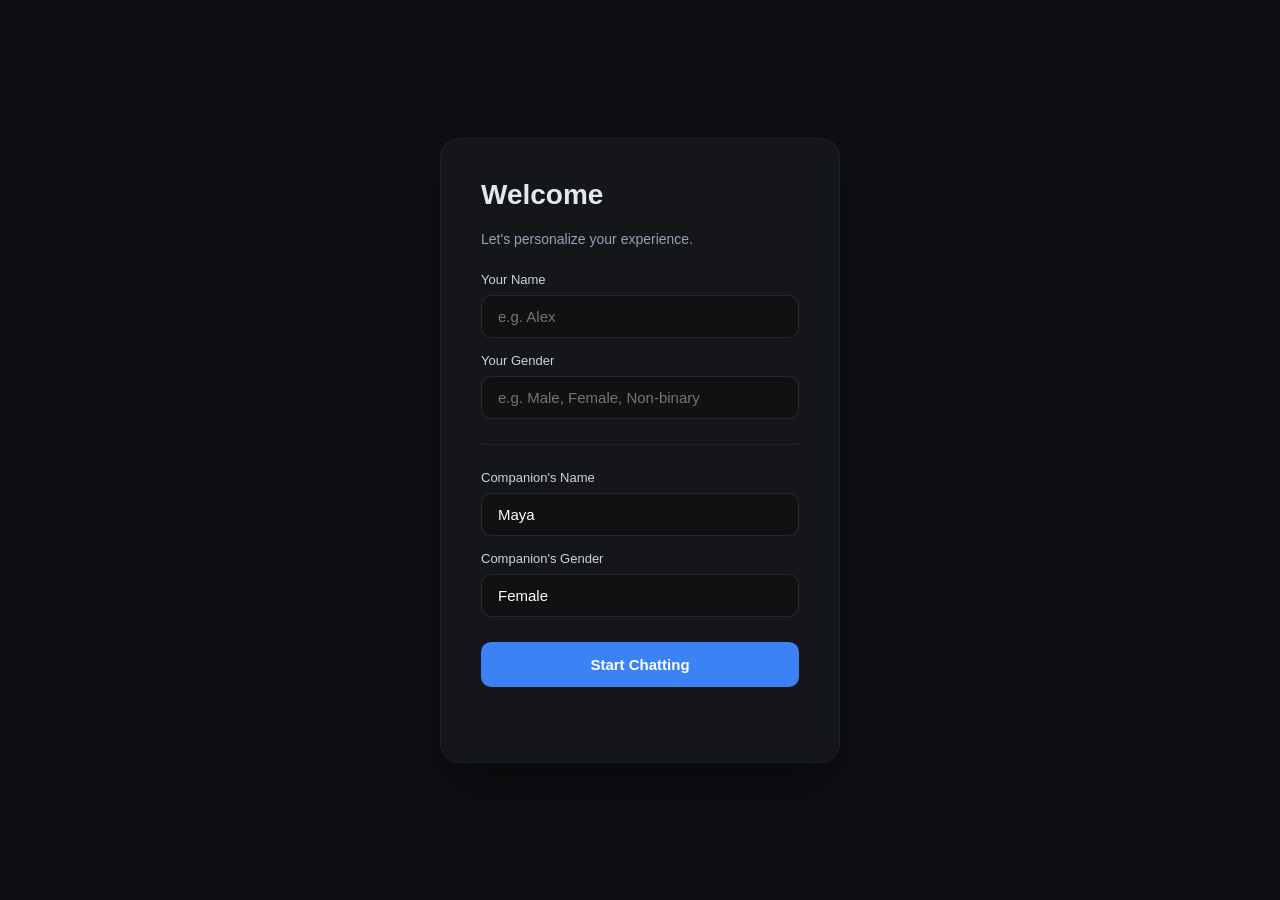
<file: index.html>
<!DOCTYPE html>
<html>
<head>
    <meta http-equiv="refresh" content="0; url=frontend/index.html">
</head>
<body>
    <p>Redirecting to <a href="frontend/index.html">AI Companion</a>...</p>
</body>
</html>
</file>
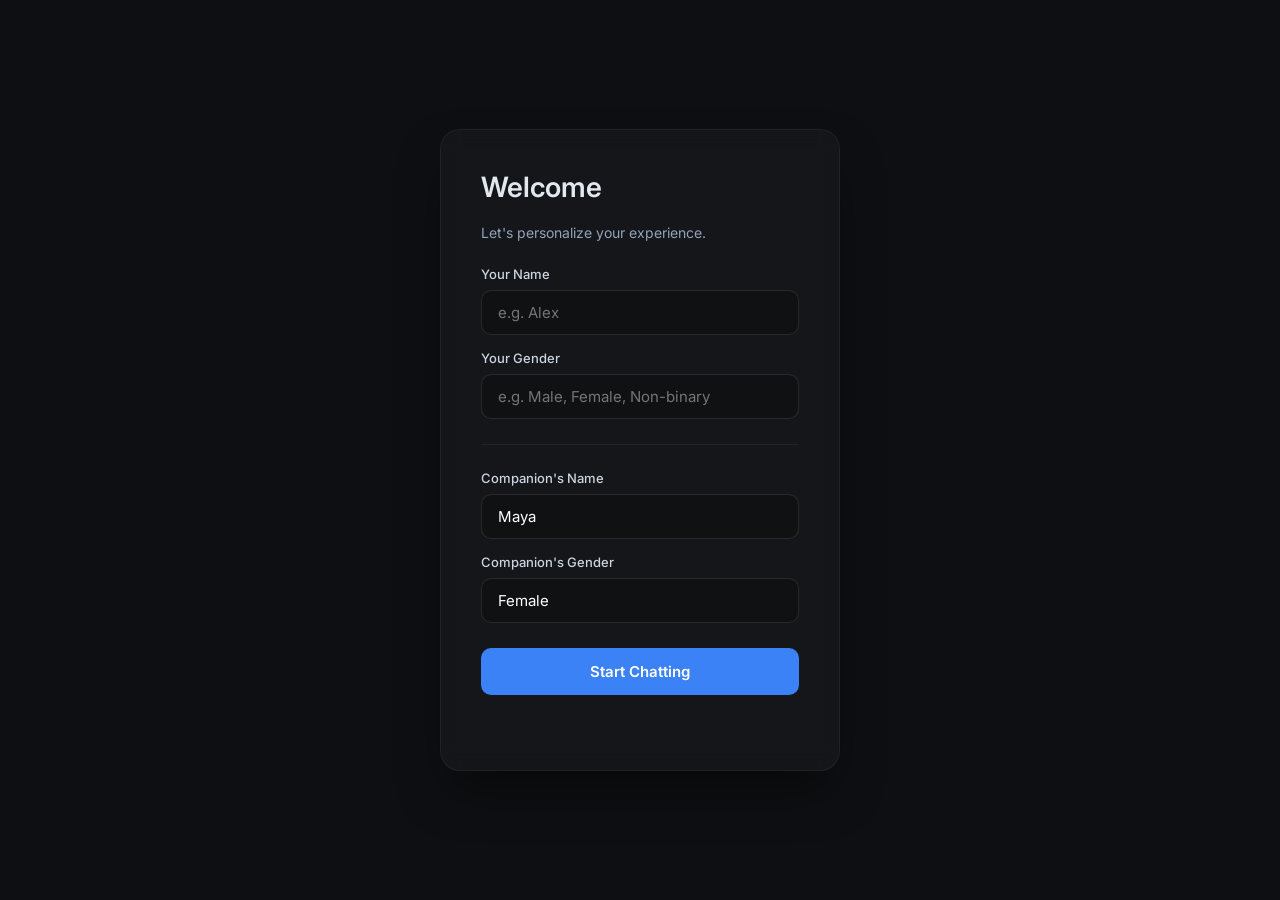
<file: frontend/index.html>
<!DOCTYPE html>
<html lang="en">
<head>
    <meta charset="UTF-8">
    <meta name="viewport" content="width=device-width, initial-scale=1.0">
    <title>AI Companion</title>
    <link rel="stylesheet" href="style.css">
    <link href="https://fonts.googleapis.com/css2?family=Inter:wght@400;500;600&display=swap" rel="stylesheet">
</head>
<body>

    <!-- Setup Screen -->
    <div id="setup-container" class="screen-container">
        <div class="setup-card">
            <h2>Welcome</h2>
            <p class="subtitle">Let's personalize your experience.</p>
            
            <div class="input-group">
                <label for="setup-user-name">Your Name</label>
                <input type="text" id="setup-user-name" placeholder="e.g. Alex" />
            </div>
            
            <div class="input-group">
                <label for="setup-user-gender">Your Gender</label>
                <input type="text" id="setup-user-gender" placeholder="e.g. Male, Female, Non-binary" />
            </div>

            <div class="divider"></div>

            <div class="input-group">
                <label for="setup-ai-name">Companion's Name</label>
                <input type="text" id="setup-ai-name" placeholder="e.g. Maya" value="Maya" />
            </div>
            
            <div class="input-group">
                <label for="setup-ai-gender">Companion's Gender</label>
                <input type="text" id="setup-ai-gender" placeholder="e.g. Female" value="Female" />
            </div>

            <button id="setup-btn">Start Chatting</button>
            <div id="setup-error" class="error-msg"></div>
        </div>
    </div>

    <!-- Chat Screen -->
    <div id="chat-container" class="screen-container hidden">
        
        <!-- Sidebar -->
        <div class="sidebar" id="app-sidebar">
            <div class="sidebar-header">
                <h2>Chats</h2>
            </div>
            <div class="contact-list">
                <!-- Dummy Contacts -->
                <div class="contact dummy">
                    <img src="../avatar/w1.jpg" alt="Sarah" class="contact-avatar" style="object-fit: cover;">
                    <div class="contact-info">
                        <h4>Sarah</h4>
                        <p>Let's catch up later! 😊</p>
                    </div>
                </div>
                <div class="contact dummy">
                    <img src="../avatar/m1.jpg" alt="Alex" class="contact-avatar" style="object-fit: cover;">
                    <div class="contact-info">
                        <h4>Alex</h4>
                        <p>Got the files, thanks.</p>
                    </div>
                </div>
                <div class="contact dummy">
                    <img src="../avatar/w2.jpg" alt="Emma" class="contact-avatar" style="object-fit: cover;">
                    <div class="contact-info">
                        <h4>Emma</h4>
                        <p>Are we still on for tmrw?</p>
                    </div>
                </div>
                <div class="contact dummy">
                    <img src="../avatar/m2.jpg" alt="James" class="contact-avatar" style="object-fit: cover;">
                    <div class="contact-info">
                        <h4>James</h4>
                        <p>See you at 5.</p>
                    </div>
                </div>
                <div class="contact dummy">
                    <img src="../avatar/w3.jpg" alt="Chloe" class="contact-avatar" style="object-fit: cover;">
                    <div class="contact-info">
                        <h4>Chloe</h4>
                        <p>Loved that movie!</p>
                    </div>
                </div>
                <div class="contact dummy">
                    <img src="../avatar/m3.jpg" alt="Lucas" class="contact-avatar" style="object-fit: cover;">
                    <div class="contact-info">
                        <h4>Lucas</h4>
                        <p>Haha exactly!</p>
                    </div>
                </div>
                <div class="contact dummy">
                    <img src="../avatar/w4.jpg" alt="Mia" class="contact-avatar" style="object-fit: cover;">
                    <div class="contact-info">
                        <h4>Mia</h4>
                        <p>Sent a voice message 🎤</p>
                    </div>
                </div>
                <div class="contact dummy">
                    <img src="../avatar/m4.jpg" alt="Ethan" class="contact-avatar" style="object-fit: cover;">
                    <div class="contact-info">
                        <h4>Ethan</h4>
                        <p>I'll call you back.</p>
                    </div>
                </div>
            </div>
        </div>

        <!-- Main Chat Area -->
        <div class="chat-wrapper" id="main-chat-area">
            <div class="chat-header">
                <div class="header-avatar" id="header-avatar-initial">M</div>
                <div class="header-info" style="flex: 1;">
                    <h3 id="chat-ai-name-display">Maya</h3>
                    <span class="status">● Online</span>
                </div>
                <button onclick="resetChat()" id="reset-btn">Reset Chat</button>
            </div>
            
            <div id="chat-area" class="chat-area">
                <!-- Messages added here dynamically -->
            </div>

            <div class="input-area">
                <input type="text" id="chat-input" placeholder="Message..." autocomplete="off" />
                <button id="send-btn" disabled>
                    <svg width="20" height="20" viewBox="0 0 24 24" fill="none" stroke="currentColor" stroke-width="2" stroke-linecap="round" stroke-linejoin="round">
                        <line x1="22" y1="2" x2="11" y2="13"></line>
                        <polygon points="22 2 15 22 11 13 2 9 22 2"></polygon>
                    </svg>
                </button>
            </div>
        </div>
    </div>

    <script src="script.js"></script>
</body>
</html>
</file>
<file: frontend/style.css>
* {
    margin: 0;
    padding: 0;
    box-sizing: border-box;
    font-family: 'Inter', sans-serif;
}

body {
    background-color: #0d0f12;
    color: #ffffff;
    display: flex;
    justify-content: center;
    align-items: center;
    height: 100vh;
    overflow: hidden;
}

.screen-container {
    width: 100%;
    height: 100%;
    display: flex;
    justify-content: center;
    align-items: center;
    position: absolute;
    top: 0;
    left: 0;
    transition: opacity 0.4s ease-in-out, visibility 0.4s ease;
}

.screen-container.hidden {
    opacity: 0;
    visibility: hidden;
    pointer-events: none;
}

/* Setup Card */
.setup-card {
    background: rgba(255, 255, 255, 0.03);
    backdrop-filter: blur(10px);
    border: 1px solid rgba(255, 255, 255, 0.05);
    padding: 40px;
    border-radius: 20px;
    width: 100%;
    max-width: 400px;
    box-shadow: 0 25px 50px -12px rgba(0, 0, 0, 0.5);
    display: flex;
    flex-direction: column;
    gap: 15px;
}

.setup-card h2 {
    font-size: 28px;
    font-weight: 600;
    color: #e2e8f0;
    margin-bottom: 5px;
}

.setup-card .subtitle {
    color: #94a3b8;
    font-size: 14px;
    margin-bottom: 10px;
}

.input-group {
    display: flex;
    flex-direction: column;
    gap: 8px;
}

.input-group label {
    font-size: 13px;
    color: #cbd5e1;
    font-weight: 500;
}

.input-group input {
    background: rgba(0, 0, 0, 0.2);
    border: 1px solid rgba(255, 255, 255, 0.1);
    color: white;
    padding: 12px 16px;
    border-radius: 10px;
    font-size: 15px;
    outline: none;
    transition: all 0.2s ease;
}

.input-group input:focus {
    border-color: #3b82f6;
    background: rgba(59, 130, 246, 0.05);
}

.divider {
    height: 1px;
    background: rgba(255, 255, 255, 0.05);
    margin: 10px 0;
}

#setup-btn {
    margin-top: 10px;
    background: #3b82f6;
    color: white;
    border: none;
    padding: 14px;
    border-radius: 10px;
    font-weight: 600;
    font-size: 15px;
    cursor: pointer;
    transition: background 0.2s;
}

#setup-btn:hover {
    background: #2563eb;
}

#setup-btn:disabled {
    background: #334155;
    color: #64748b;
    cursor: not-allowed;
}

.error-msg {
    color: #ef4444;
    font-size: 13px;
    text-align: center;
    min-height: 20px;
}

/* Chat Screen Dual Pane Layout */
#chat-container {
    display: flex;
    flex-direction: row;
    justify-content: flex-start;
    align-items: stretch;
    width: 100vw;
    height: 100vh;
}

/* Sidebar Styles */
.sidebar {
    width: 320px;
    background: rgba(17, 20, 24, 0.98);
    border-right: 1px solid rgba(255, 255, 255, 0.05);
    display: flex;
    flex-direction: column;
    height: 100vh;
    flex-shrink: 0;
}

.sidebar-header {
    padding: 20px 25px;
    border-bottom: 1px solid rgba(255, 255, 255, 0.05);
}

.sidebar-header h2 {
    font-size: 22px;
    font-weight: 600;
    color: #f8fafc;
}

.contact-list {
    flex: 1;
    overflow-y: auto;
    padding: 15px;
}

.contact-list::-webkit-scrollbar {
    width: 0px;
}

.contact {
    display: flex;
    align-items: center;
    padding: 12px 15px;
    border-radius: 14px;
    cursor: pointer;
    transition: background 0.2s;
    margin-bottom: 8px;
}

.contact:hover {
    background: rgba(255, 255, 255, 0.03);
}

.contact.active {
    background: rgba(59, 130, 246, 0.1);
    border: 1px solid rgba(59, 130, 246, 0.2);
}

.contact-avatar {
    width: 46px;
    height: 46px;
    border-radius: 50%;
    background: #334155;
    display: flex;
    justify-content: center;
    align-items: center;
    font-size: 18px;
    font-weight: 600;
    color: white;
    margin-right: 14px;
    flex-shrink: 0;
}

.contact.active .contact-avatar {
    background: linear-gradient(135deg, #3b82f6, #8b5cf6);
    box-shadow: 0 4px 10px rgba(59, 130, 246, 0.3);
}

.contact-info {
    overflow: hidden;
}

.contact-info h4 {
    font-size: 15px;
    color: #e2e8f0;
    margin-bottom: 4px;
    font-weight: 500;
}

.contact-info p {
    font-size: 13px;
    color: #94a3b8;
    white-space: nowrap;
    overflow: hidden;
    text-overflow: ellipsis;
}

/* Chat Screen */
.chat-wrapper {
    flex: 1;
    height: 100vh;
    display: flex;
    flex-direction: column;
    background: #0d0f12;
}

.chat-header {
    padding: 20px 25px;
    background: rgba(17, 20, 24, 0.8);
    backdrop-filter: blur(10px);
    border-bottom: 1px solid rgba(255, 255, 255, 0.05);
    display: flex;
    align-items: center;
    gap: 15px;
    z-index: 10;
}

.header-avatar {
    width: 44px;
    height: 44px;
    border-radius: 50%;
    background: linear-gradient(135deg, #3b82f6, #8b5cf6);
    display: flex;
    justify-content: center;
    align-items: center;
    font-size: 20px;
    font-weight: 600;
    color: white;
    box-shadow: 0 4px 10px rgba(59, 130, 246, 0.3);
}

.header-info h3 {
    font-size: 16px;
    font-weight: 600;
    color: #f8fafc;
}

.header-info .status {
    font-size: 12px;
    color: #10b981;
    font-weight: 500;
}

.chat-area {
    flex: 1;
    padding: 25px;
    overflow-y: auto;
    display: flex;
    flex-direction: column;
    gap: 20px;
}

/* Custom scrollbar */
.chat-area::-webkit-scrollbar {
    width: 6px;
}
.chat-area::-webkit-scrollbar-thumb {
    background: rgba(255,255,255,0.1);
    border-radius: 10px;
}

.message-wrapper {
    display: flex;
    align-items: flex-end;
    gap: 10px;
    max-width: 80%;
    animation: fadeIn 0.3s ease-out forwards;
    opacity: 0;
    transform: translateY(10px);
}

.message-wrapper.user {
    align-self: flex-end;
    flex-direction: row-reverse;
}

.message-wrapper.ai {
    align-self: flex-start;
}

.msg-avatar {
    width: 32px;
    height: 32px;
    border-radius: 50%;
    background: linear-gradient(135deg, #3b82f6, #8b5cf6);
    display: flex;
    justify-content: center;
    align-items: center;
    font-size: 14px;
    font-weight: 600;
    color: white;
    flex-shrink: 0;
    box-shadow: 0 4px 10px rgba(59, 130, 246, 0.3);
}

.message {
    padding: 14px 18px;
    border-radius: 18px;
    font-size: 15px;
    line-height: 1.5;
}

@keyframes fadeIn {
    to { opacity: 1; transform: translateY(0); }
}

.message.ai {
    background: #1e252e;
    color: #e2e8f0;
    border-bottom-left-radius: 4px;
    box-shadow: 0 4px 6px rgba(0,0,0,0.1);
}

.message.user {
    background: #3b82f6;
    color: white;
    border-bottom-right-radius: 4px;
    box-shadow: 0 4px 6px rgba(59, 130, 246, 0.2);
}

.input-area {
    padding: 20px;
    background: rgba(17, 20, 24, 0.9);
    border-top: 1px solid rgba(255, 255, 255, 0.05);
    display: flex;
    gap: 15px;
}

.input-area input {
    flex: 1;
    background: #1e252e;
    border: 1px solid rgba(255, 255, 255, 0.05);
    color: white;
    padding: 14px 20px;
    border-radius: 20px;
    font-size: 15px;
    outline: none;
    transition: border-color 0.2s;
}

.input-area input:focus {
    border-color: rgba(255,255,255,0.2);
}

.input-area button {
    background: #3b82f6;
    color: white;
    border: none;
    width: 50px;
    height: 50px;
    border-radius: 50%;
    display: flex;
    justify-content: center;
    align-items: center;
    cursor: pointer;
    transition: all 0.2s;
    flex-shrink: 0;
}

.input-area button:hover:not(:disabled) {
    background: #2563eb;
    transform: scale(1.05);
}

.input-area button:disabled {
    background: #334155;
    color: #64748b;
    cursor: not-allowed;
    transform: scale(1);
}

.typing-indicator {
    display: flex;
    gap: 4px;
    padding: 18px;
    background: #1e252e;
    align-self: flex-start;
    border-radius: 18px;
    border-bottom-left-radius: 4px;
    animation: fadeIn 0.3s ease-out forwards;
    opacity: 0;
    transform: translateY(10px);
}

.typing-indicator span {
    width: 6px;
    height: 6px;
    background: #94a3b8;
    border-radius: 50%;
    animation: bounce 1.4s infinite ease-in-out;
}

.typing-indicator span:nth-child(1) { animation-delay: -0.32s; }
.typing-indicator span:nth-child(2) { animation-delay: -0.16s; }

@keyframes bounce {
    0%, 80%, 100% { transform: scale(0); }
}

#reset-btn {
    background: transparent;
    color: #ef4444;
    border: 1px solid rgba(239, 68, 68, 0.3);
    padding: 8px 12px;
    border-radius: 8px;
    font-size: 13px;
    cursor: pointer;
    transition: background 0.2s;
    margin-left: auto;
}

#reset-btn:hover {
    background: rgba(239, 68, 68, 0.1);
}
</file>
